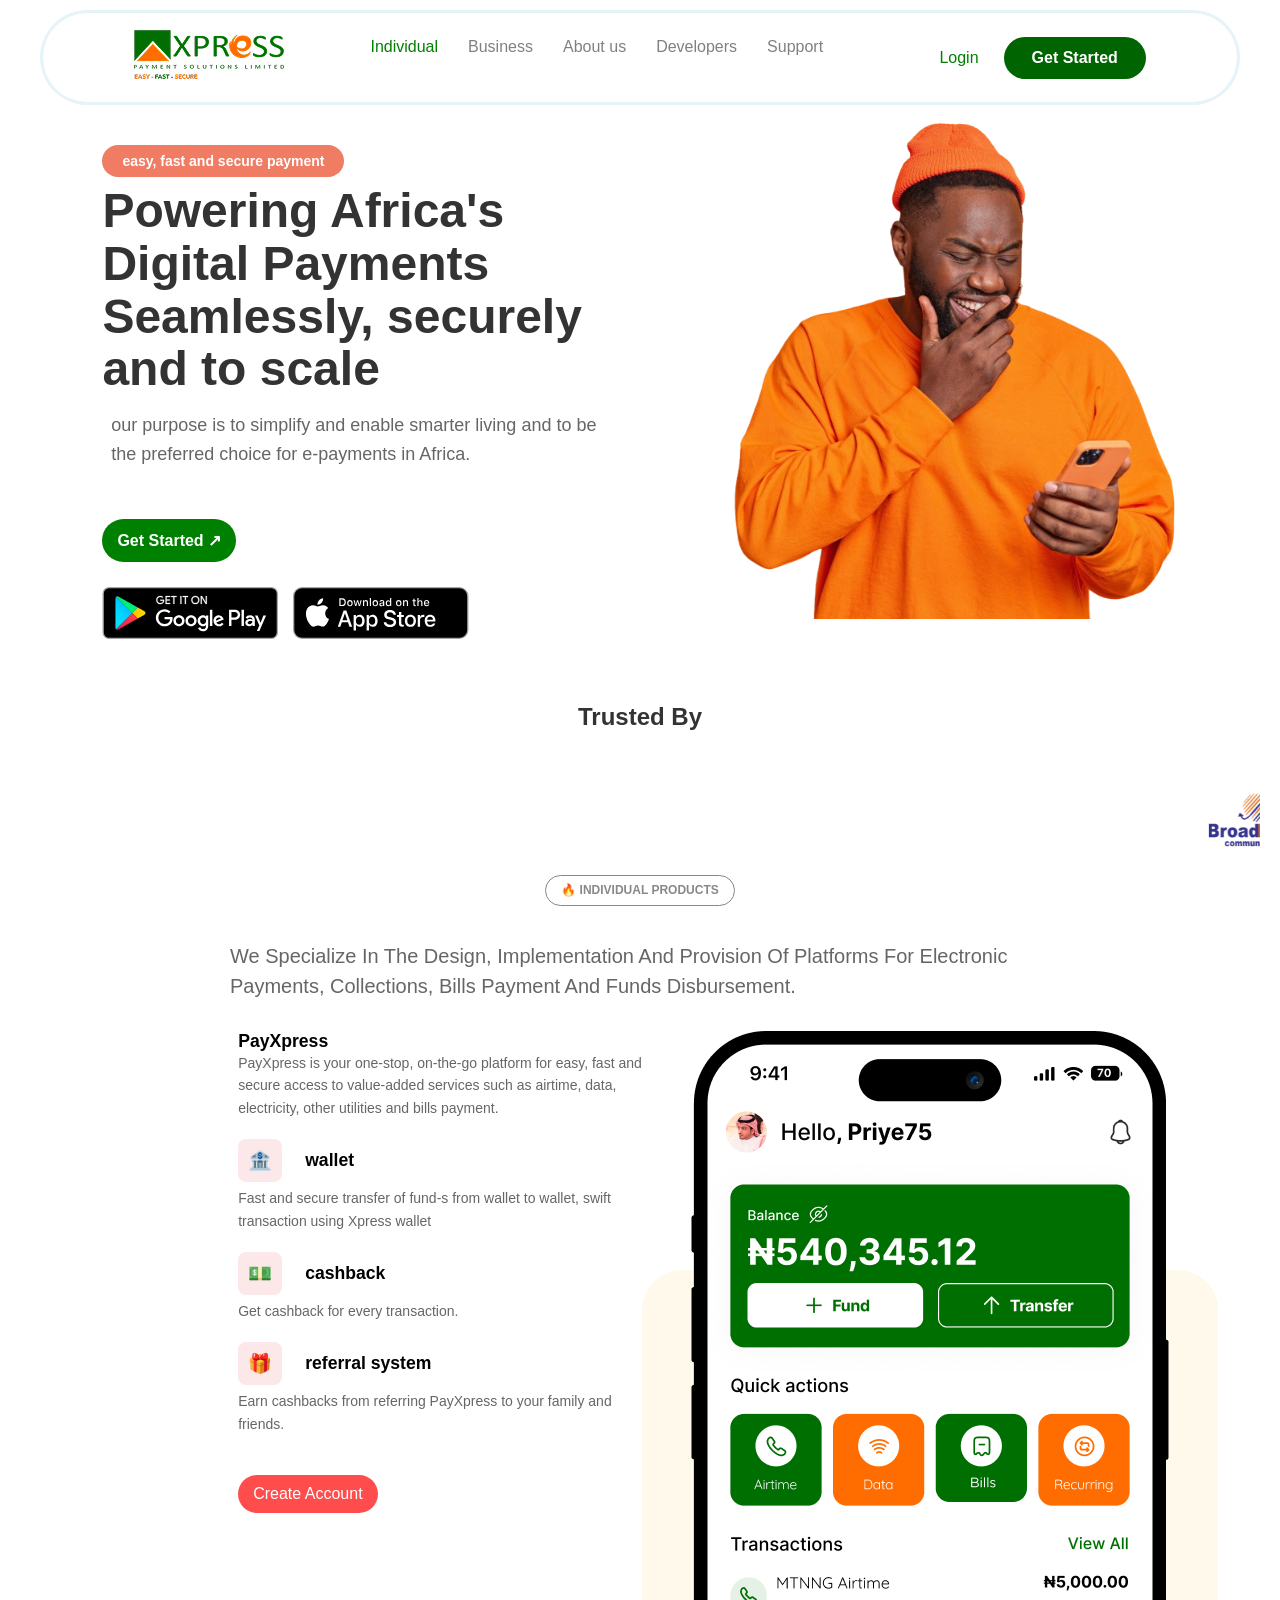
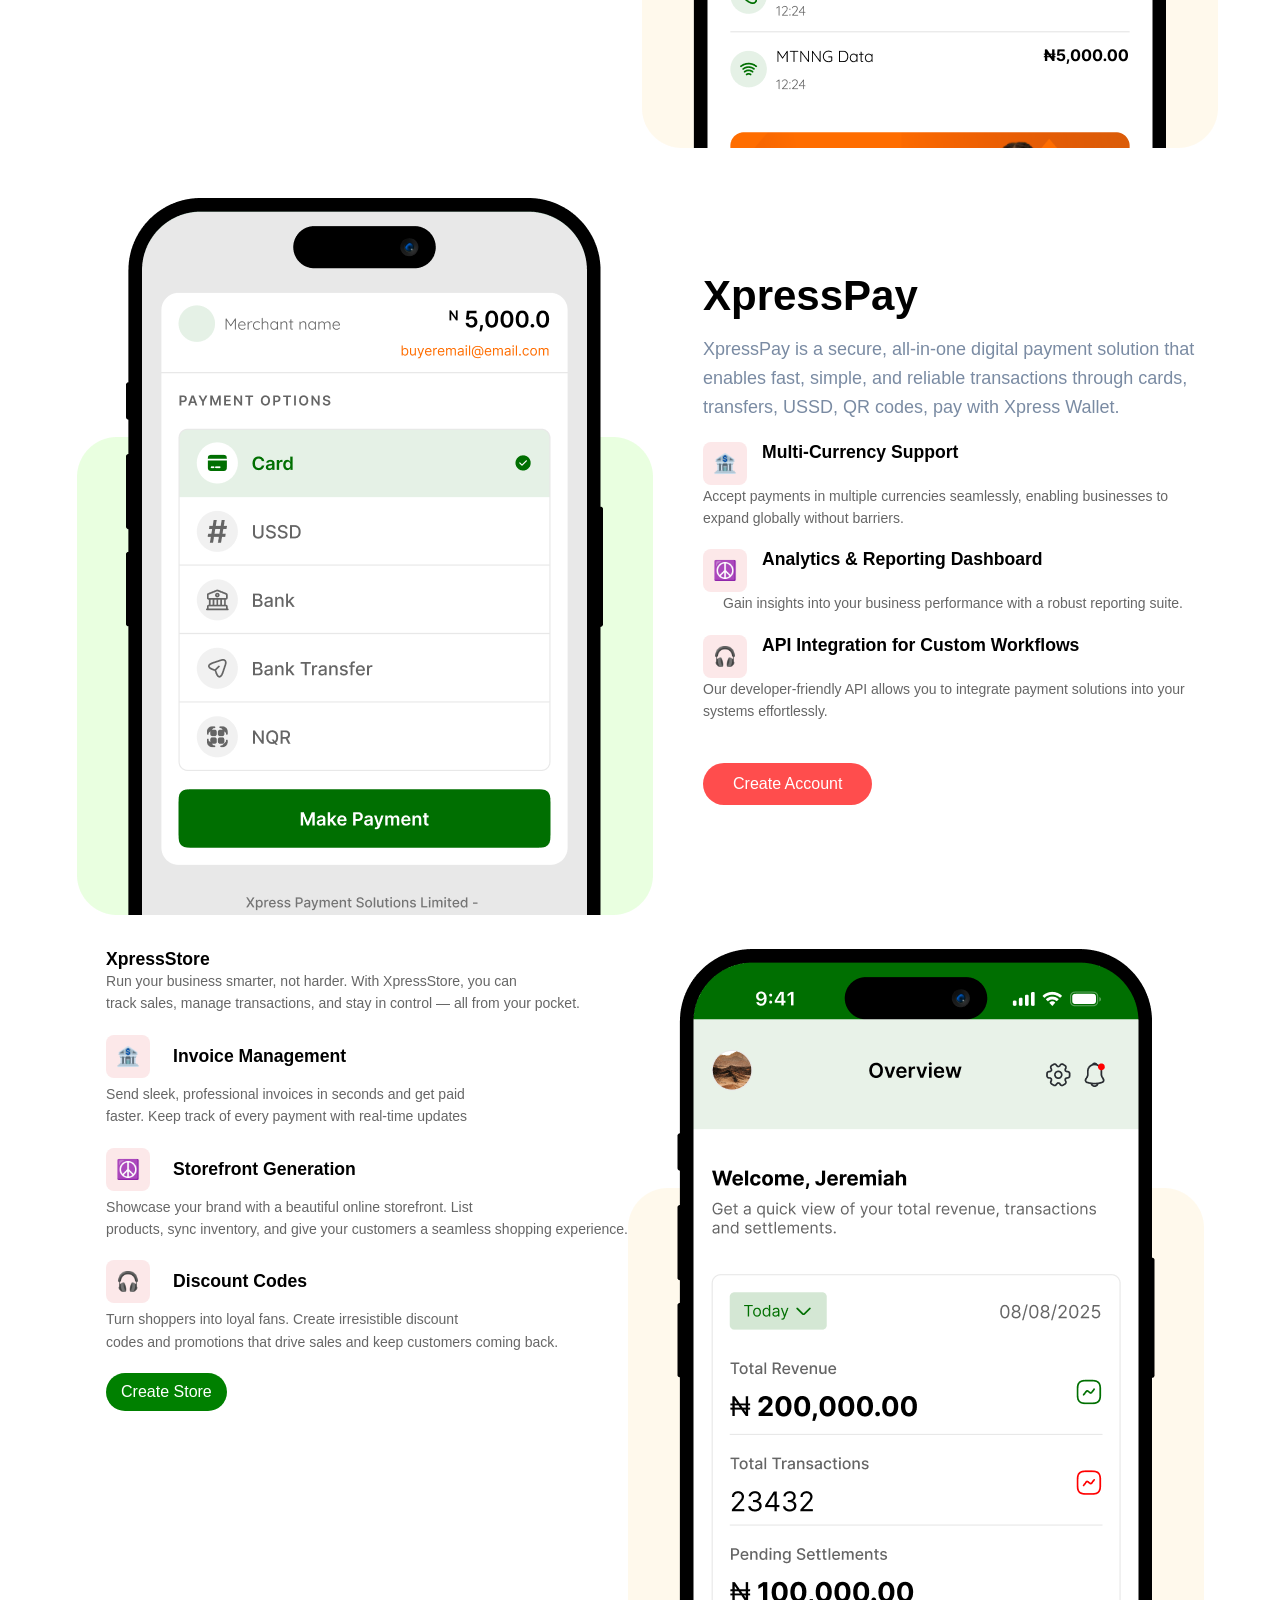
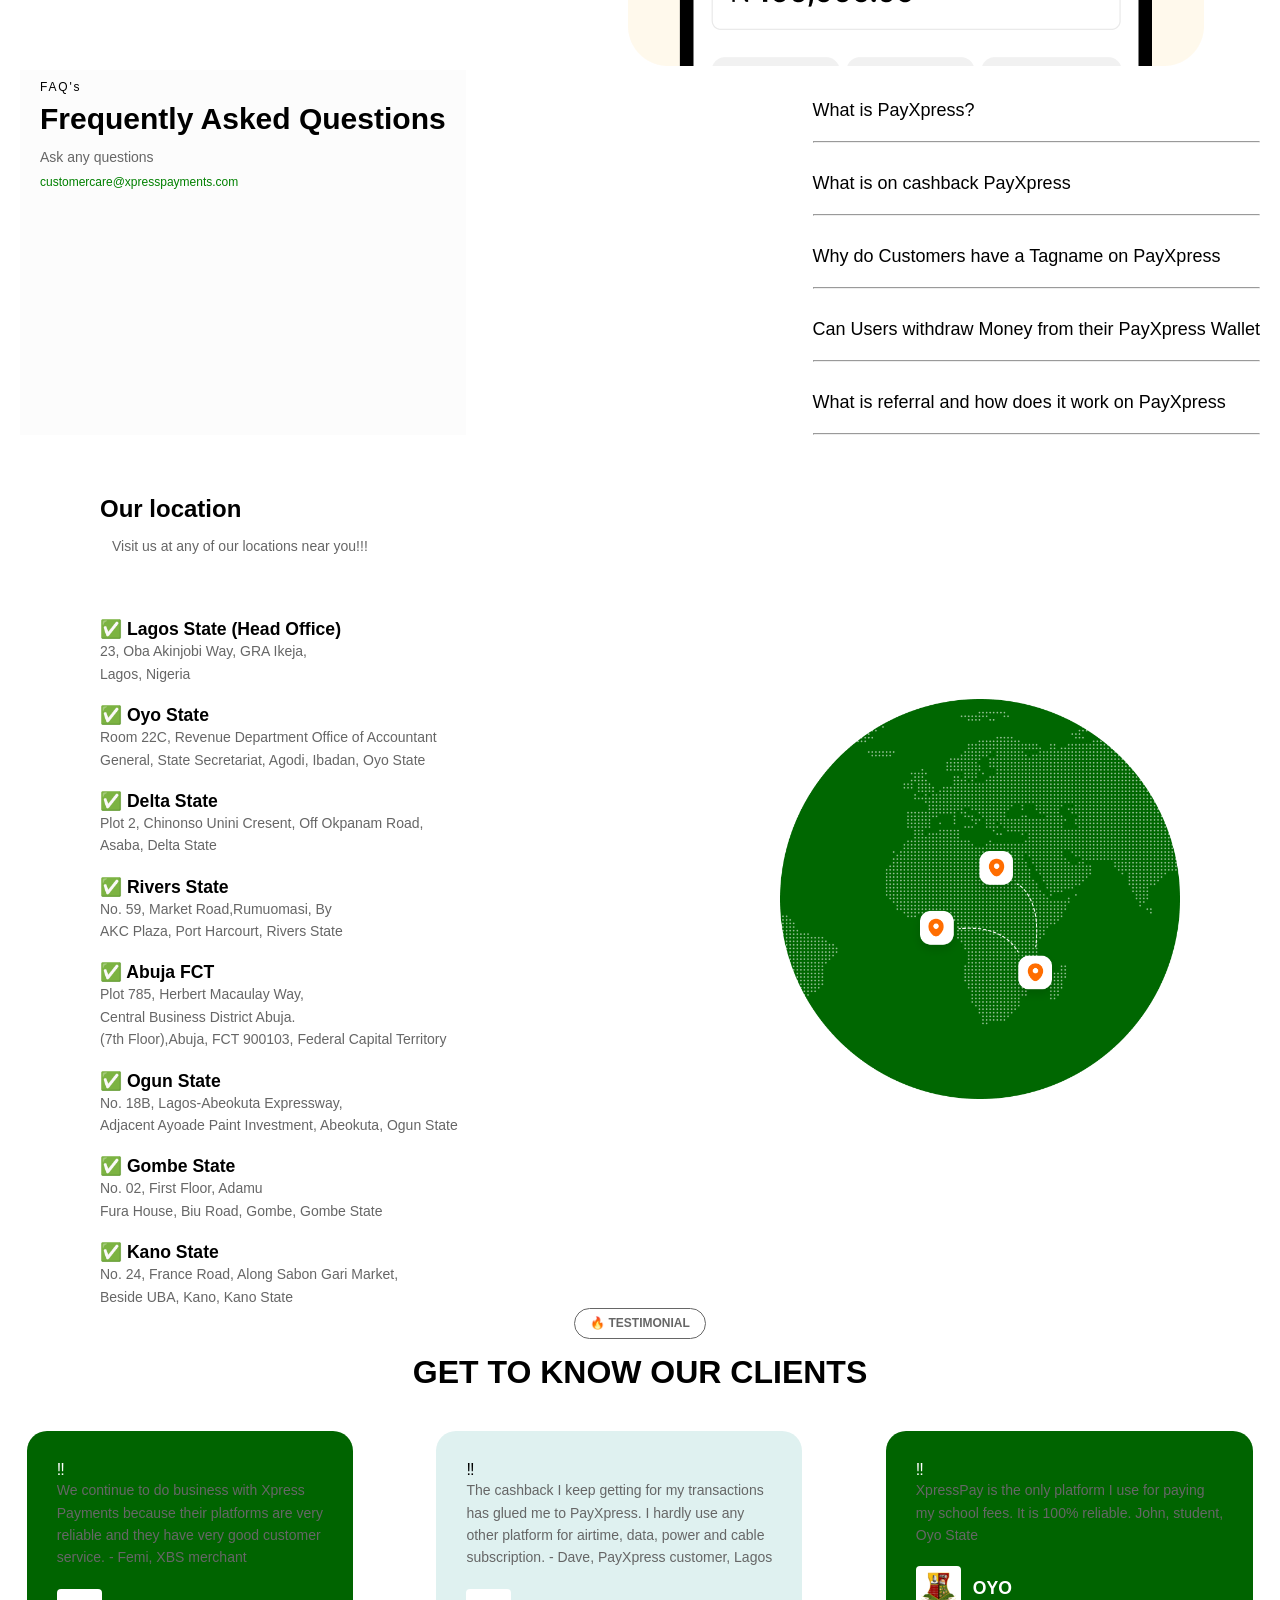
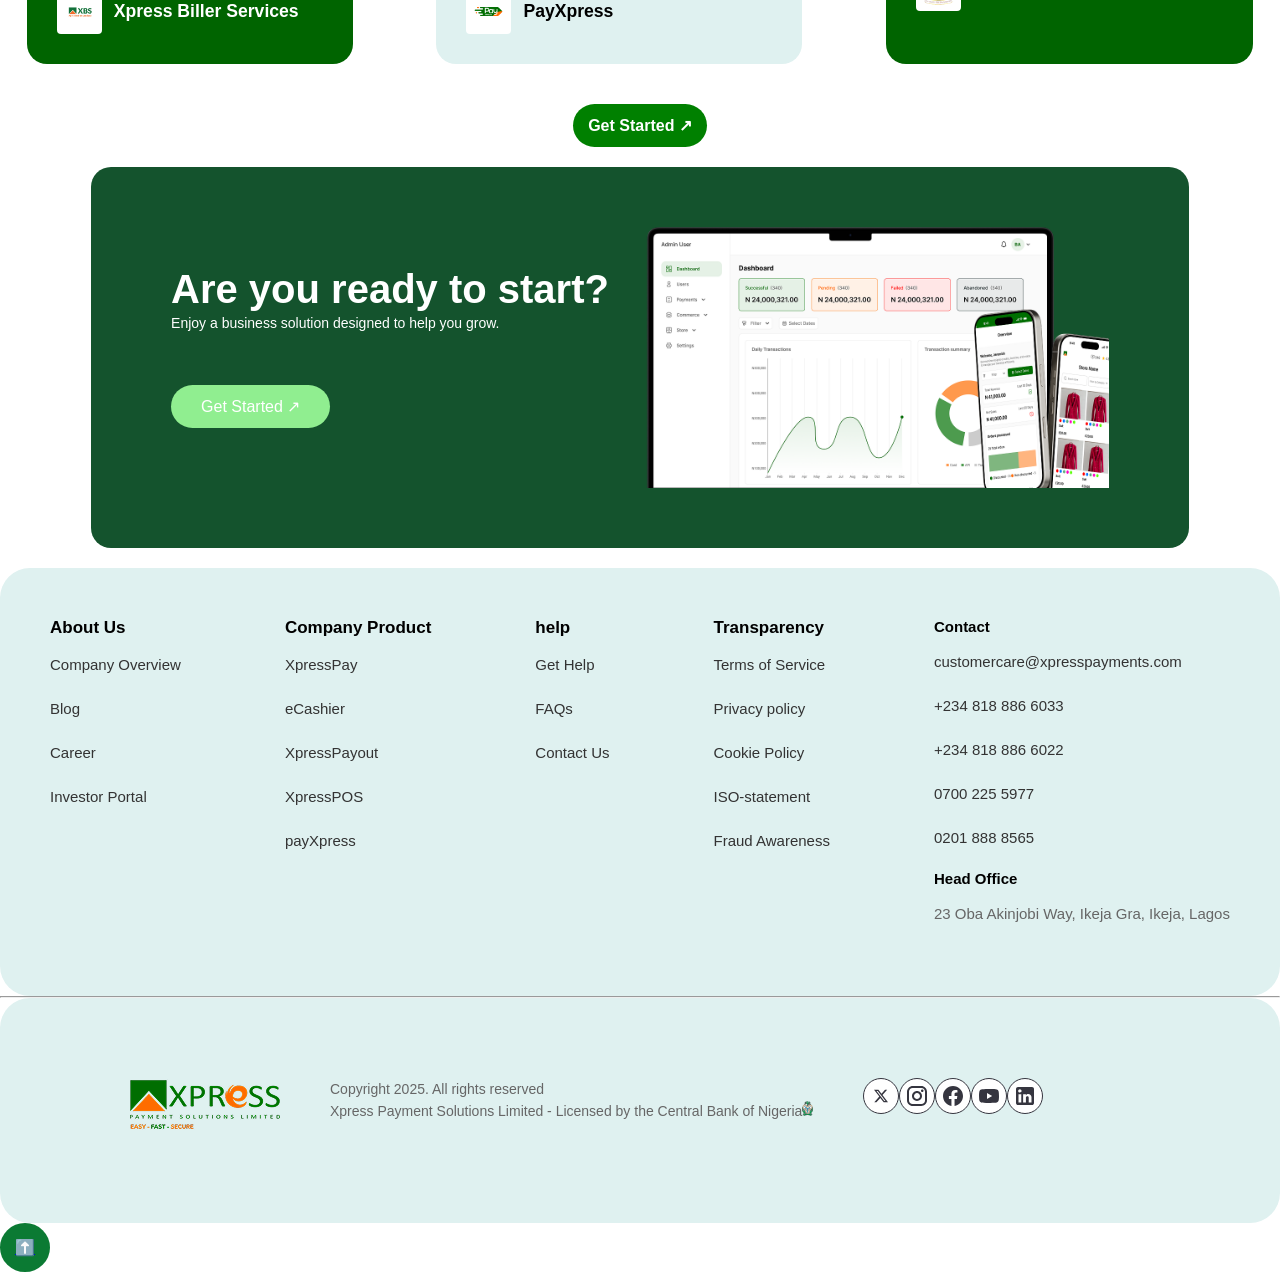
<file: index.html>
<!DOCTYPE html>
<html lang="en">
<head>
    <meta charset="UTF-8">
    <meta name="viewport" content="width=device-width, initial-scale=1.0">
    <title>xpress pay</title>
    <link rel="stylesheet" href="style.css">
</head>
<body>
    <header>
        
        <div class="nav-container">
            <div class="logo">                                                                                                                       
                <img src="xpressLog.png" alt="xpress logo">
            </div>
           <div>  
          <nav class="sticky">
         <ul class="nav-links">
            <li><a href="#" class="active">Individual</a></li>
            <li><a href="#">Business</a></li>
            <li><a href="#">About us</a></li>
            <li class="#"><a href="#">Developers </a></li>
            <li><a href="#">Support</a></li>
              </ul>
            </nav>
           </div>
              <div class="nav-actions">
                <a href="#" class="login-link">Login</a>
                <a href="#" class="btn-get-started">Get Started</a>

             </div>
        </div>
        

    </header>
    <section class="hero">
        <div class="hero-content">
            <span class="orange-badge">easy, fast and secure payment</span>
            <h2>Powering Africa's  Digital Payments Seamlessly, securely  and to scale</h2>
            <p>our purpose is to simplify and enable smarter living and to  be the preferred choice for e-payments in Africa.</p>
            <div class="hero-btns">
                <a href="#" class="btn-primary"> Get Started &nearrow;</a>
                <div class="app-badges"><a href=""><img src="Mobile app store badge google.svg" alt="google store"></a>
                   <a href=""><img src="Mobile app store badge.svg" alt="mobile app store"></a>

                </div> 
                
            </div>

        </div>
        <div class="hero-image">
            <img src="individualimg (1).png" alt="individualimg">

        </div>

    </section>
    <section class="trusted-by">
        <h3>Trusted By</h3>
        <marquee behavior="" direction="">
            <div class="logo-grid">
            <img src="Broadbased 1.svg" alt="Broadbased">
            <img src="crawford 1 - Copy.svg" alt="crawford">
            <img src="Delta-state-logo 1.svg" alt="delta">
            <img src="oyo state svg.svg" alt="oyo">
            <img src="Keystone Bank Limited.svg" alt="Keystone">
            <img src="RCCG svg.svg" alt="RCCG">
            <img src="fountain-university.svg" alt="fountain-university">
        </div>
        </marquee>
        <p class="tagline"> <span>🔥 INDIVIDUAL PRODUCTS</span></p>
            <p class="Description">We Specialize In The Design, Implementation And  Provision Of Platforms For Electronic Payments, Collections, Bills Payment And Funds Disbursement.</p>
            <div class="product-data">
                <div>
                    <h4>PayXpress</h4>
                <p class="narrative">PayXpress is your one-stop, on-the-go platform for easy, fast and <br> secure access to value-added services such as airtime, data, <br> electricity, other utilities and bills payment.</p>
                <div class="feature-header">
            <span class="icon">🏦</span>
            <h4>wallet</h4>
                </div>
                <p>Fast and secure transfer of fund-s from wallet to wallet, swift <br> transaction using Xpress wallet</p>
                <div class="feature-header">
        <span class="icon">💵</span>
        <h4>cashback</h4>
        </div>
        <p>Get cashback for every transaction.</p>
        <div class="feature-header">
            <span class="icon">🎁</span>
            <h4>referral system</h4>
        </div>
                <p>Earn cashbacks from referring PayXpress to your family and <br>friends.</p>
            
            <a href="#" class="btn">Create Account</a>
                </div>
        
        <div class="brand-logo">
            <img src="Frame 121 (1).png" alt="frame 121">
        </div>
            </div>

            <div class="parent-container">
                <div class="brand2-logo">
                <img src="iphonehalf2.png" alt="phone">
               </div>
               <div class="text-content">
                <h5 class="parent-title">XpressPay</h5>
                <p class="parent-description">XpressPay is a secure, all-in-one digital payment solution that enables fast, simple, and reliable transactions through cards, transfers, USSD, QR codes, pay with Xpress Wallet.</p>
                 <div class="feature-icon">
               <span class="icon">🏦</span>
               <h4>Multi-Currency Support</h4>
               </div>
               <p>Accept payments in multiple currencies seamlessly, enabling businesses to expand globally without barriers.</p>
               <div class="feature-icon">
               <span class="icon">☮️</span>
               <h4>Analytics & Reporting Dashboard</h4>
               </div>
               <p>Gain insights into your business performance with a robust reporting suite.</p>
               <div class="feature-icon">
                <span class="icon">🎧</span>
                <h4>API Integration for Custom Workflows</h4>
            </div>
            <p>Our developer-friendly API allows you to integrate payment solutions into your systems effortlessly.</p>
            <a href="#" class="secondary-btn">Create Account</a>
               </div>
            </div>
            <div class="parent-wrapper">
                   <div>  
                    <h4>XpressStore</h4>
                    <p class="narrative">Run your business smarter, not harder. With XpressStore, you can <br> track sales, manage transactions, and stay in control — all from your pocket.</p>
                    <div class="feature-heading">
                    <span class="word-icon">🏦</span>
                    <h4>Invoice Management</h4>
                    </div>
                    <p>Send sleek, professional invoices in seconds and get paid  <br>faster. Keep track of every payment with real-time updates</p>
                    <div class="feature-heading">
                    <span class="word-icon">☮️</span>
                    <h4>Storefront Generation</h4>
                    </div>
                    <p>Showcase your brand with a beautiful online storefront. List <br> products, sync inventory, and give your customers a seamless shopping experience.</p>
                    <div class="feature-heading">
                    <span class="word-icon">🎧</span>
                    <h4>Discount Codes</h4>
                    </div>
                    <p>Turn shoppers into loyal fans. Create irresistible discount <br>codes and promotions that drive sales and keep customers coming back.</p>
                    <a href="#" class="tertiary-btn">Create Store</a>
                </div>
                <div>
                    <img src="Frame 121 (3).png" alt="frame">
                </div>
                
             </div>
             <div class="faq-section-heading">
                <div class="faq-section">
                <h5 class="taq-heading">FAQ's</h5>
                <h2 class="main-title">Frequently Asked Questions</h2>
                <p class="sub-text">Ask any questions</p>
                 <a href="#" class="email-link">customercare@xpresspayments.com</a>
             </div>
             
             <div>
                <div class="underlined-heading">
                <h6>What is PayXpress? </h6> <hr>
                <h6>What is on cashback PayXpress</h6> <hr>
                <h6>Why do Customers have a Tagname on PayXpress</h6> <hr>
                <h6>Can Users withdraw Money from their PayXpress Wallet</h6> <hr>
                <h6>What is referral and how does it work on PayXpress</h6> <hr>
             </div>
            </div>
        </section>
        <div class="location-section">
           <h2>Our location</h2>
           <p>Visit us at any of our locations near you!!!</p>
        </div>
        <div class="main-wrapper">
         <div class="location-list">
            <h4>✅ Lagos State (Head Office) <br> <p>23, Oba   Akinjobi Way, GRA Ikeja, <br>Lagos, Nigeria</p></h4>
            <h4>✅ Oyo State <br> <p>Room 22C, Revenue Department Office of Accountant <br> General, State Secretariat, Agodi, Ibadan, Oyo State</p></h4>
            <h4>✅ Delta State <br> <p>Plot 2, Chinonso Unini Cresent, Off Okpanam Road, <br>Asaba, Delta State</p></h4>
            <h4>✅ Rivers State <br> <p>No. 59, Market Road,Rumuomasi, By <br>AKC Plaza, Port Harcourt, Rivers State</p> </h4>
            <h4>✅ Abuja FCT <br> <p>Plot 785, Herbert Macaulay Way, <br>Central Business District Abuja. <br> (7th Floor),Abuja, FCT 900103, Federal Capital Territory</p></h4>
            <h4>✅ Ogun State <br> <p>No. 18B, Lagos-Abeokuta Expressway,<br> Adjacent Ayoade Paint Investment, Abeokuta, Ogun State</p></h4>
            <h4>✅ Gombe State <br> <p>No. 02, First Floor, Adamu <br>Fura House, Biu Road, Gombe, Gombe State</p></h4>
            <h4>✅ Kano State <br> <p>No. 24, France Road, Along Sabon Gari Market, <br>Beside UBA, Kano, Kano State</p></h4>
     
            </div>
             <div class="Background-logo">
        <img src="Background circle.png" alt="circle">
     </div> 
      </div>
      
        <div class="testimonial-container">
            <p class="tag"> <span> 🔥 TESTIMONIAL</span></p>
            <h1 class="clients-heading">GET TO KNOW OUR CLIENTS</h1>
        </div>
        <div class="card-container">
        <div class="testimonial-card">
            <span class="qoutation-icon">‼️</span>
             <p>We continue to do business with Xpress <br> Payments because their platforms are very <br>reliable and they have very good customer <br>service. - Femi, XBS merchant</p>
             <div class="card-footer">
                <div class="logo-square">
                 <img src="XBS.png" alt="XBS">
                </div>
                  <h4>Xpress Biller Services</h4>
             </div>
             </div>
             <div class="customer-card">
                <span class="qoutation-icon">‼️</span>
                <p>The cashback I keep getting for my transactions <br> has glued me to PayXpress. I hardly use any <br>other platform for airtime, data, power and cable <br>subscription. - Dave, PayXpress customer, Lagos</p>
                <div class="card-footer">
                    <div class="logo-square">
                        <img src="payxpress (1).png" alt="payxpress">
                    </div>
                    <h4>PayXpress</h4>
                </div>
                  </div>
                  <div class="merchant-card">
                    <span class="qoutation-icon">‼️</span>
                    <p>XpressPay is the only platform I use for paying <br> my school fees. It is 100% reliable. John, student, <br> Oyo State</p>
                    <div class="card-footer">
                        <div class="logo-square">
                            <img src="oyo state svg.svg" alt="OYO">
                         </div>
                        <h4>OYO</h4>
                    </div>
                       </div>
                    </div>
                       <div class="button-wrapper">
                      <a href="#" class="btn-primary"> Get Started &nearrow;</a>
                      </div>

                      <div class="rts-container">
                        <div class="rts-content">
                        <h1>Are you ready to start?</h1>
                        <p>Enjoy a business solution designed to help you grow.</p>
                        <div class="rts-button">
                         <a href="#" class="rts-primary">Get Started &nearrow;</a>
                        </div>
                        </div>
                       <div class="rts-image">
                         <img src="macbook.png" alt="macbook">
                        </div>
                      </div>
                      <section class="site-footer">
                        <div class="about-us">
                        <h1>About Us</h1>
                         <p><a href="#">Company Overview</a></p>
                          <p><a href="#">Blog</a></p>
                          <p><a href="#">Career</a></p>
                          <p><a href="#">Investor Portal</a></p>
                        </div>
                        <div class="company-product">
                         <h1>Company Product</h1>
                         <p><a href="#">XpressPay</a></p>
                         <p><a href="#">eCashier</a></p>
                         <p><a href="#">XpressPayout</a></p>
                         <p><a href="#">XpressPOS</a></p>
                         <p><a href="#">payXpress</a></p>
                        </div>
                        <div class="site-help">
                         <h1>help</h1>
                         <p><a href="#">Get Help</a></p>
                         <p><a href="#">FAQs</a></p>
                         <p><a href="#">Contact Us</a></p>
                        </div>
                        <div class="site-trans">
                         <h1>Transparency</h1>
                         <p><a href="#">Terms of Service</a></p>
                         <p><a href="#">Privacy policy</a></p>
                         <p><a href="#">Cookie Policy</a></p>
                         <p><a href="#">ISO-statement</a></p>
                         <p><a href="#">Fraud Awareness</a></p>
                        </div>
                        <div class="site-contact">
                         <h1>Contact</h1>
                         <p><a href="#" class="site-link">customercare@xpresspayments.com</a></p>
                          <p><a href="#">+234 818 886 6033</a></p>
                          <p><a href="#">+234 818 886 6022</a></p>
                          <p><a href="#">0700 225 5977</a></li></p>
                          <p><a href="#">0201 888 8565</a></p>
                          <h1>Head Office</h1>
                          <p>23 Oba Akinjobi Way, Ikeja Gra, Ikeja, Lagos</p>
                        </div>
                        
                      </section> 
                          <hr>
                     <footer class="work-footer">
                        <div class="page-footer">
                    <div class="logo">                                                                                                                       
                      <img src="xpressLog.png" alt="xpress logo">
                     </div>
                     <div class="intro-text">
                     <p>Copyright 2025. All rights reserved <br>
                     <span>Xpress Payment Solutions Limited - Licensed by the Central Bank of Nigeria<img src="cbn.svg" alt=""></span></p>
                     </div>
                     <div class="app-socials">
                        <a href="#"><img src="twitter.svg" alt="twitter"></a>
                        <a href="#"><img src="instagram.svg" alt="instagram"></a>
                        <a href="#"><img src="facebook.svg" alt="facebook"></a>
                        <a href="#"><img src="youtube.svg" alt="youtube"></a>
                        <a href="#"><img src="linkedin.svg" alt="linkedin"></a>
                     </div>
                        </div>
                    </footer>
                    <a href="#" class="fixed">⬆️</a>
                       
                      
    </body>
</html>
</file>
<file: style.css>
*{
    margin: 0;
    padding: 0;
    box-sizing: border-box;
    font-family: arial;
    /* background-color: papayawhip; */

}
header {
    width: 100%;
    color: #ffffff;
    padding: 10px 0;
    position: sticky;
    z-index: 1000;
    top: 0;
    position: sticky;
}
.logo{
    font-size: 22px;
    font-weight: bold;
    
}
.nav-links{
    background-color: #ffffff;
    display: flex;
    text-decoration: none;
    list-style: none;
    gap: 30px;
    align-items: center;
    margin: 0;
    padding: 10px 32px;

}
.nav-links li a{
    text-decoration: none;
    color: gray;

}

.nav-container{
    display: flex;
    justify-content: space-around;
    background-color: #ffffff;
    text-align: center;
    width: 100%;
    padding: 15px 5%;
    max-width: 1200px;
    margin:auto;
    box-sizing: border-box;
    border-radius: 50px;
    box-shadow: rgba(173, 216, 230, 0.5);
    border: 3px solid rgba(173, 216, 230, 0.3);
}
.btn-get-started{
    background-color: darkgreen;
    color: #ffffff;
    text-decoration: none;
    padding: 12px 28px;
    border-radius: 30px;
    display: inline-block;
    font-weight: bold;
}
.hero h1{
background-color: #ff5733;
color: white;
border-radius: 50px;
padding: 8px 20px;
display: inline-block;
margin-bottom: 20px;
font-size: 14px;
font-weight: 600;
}
.hero h2{
    font-size: 55px;
    font-weight: 700;

}
.hero h5{
    color: #7d8a99;
    font-size: 18px;
    font-weight: 100;
}

.btn-get-started:hover{
    background-color: #ff5733;
}
.nav-links a{
    text-decoration: none;
    color: #333;
    font-weight: 500;
}
.nav-actions{
    display: flex;
    align-items: center;
    gap: 25px;
    margin-left: 30px;

}
.login-link{
    text-decoration: none;
    color: green;
    font-weight: 500;
}
.hero{
    display: flex;
    align-items: flex-start;
    justify-content: space-between;
    padding: 0 8% ;
    gap: 40px;
    min-width: 80vh;
}
.hero-content{
    display: flex;
    flex-direction: column;
    align-items: flex-start;
    flex: 1;
}
.orange-badge {
    background-color: #f07c63;
    color: white;
    padding: 8px 20px;
    border-radius: 50px;
    font-size: 14px;
    font-weight: 600;
    margin-top: 30px;
    display: inline-block;
    width: auto;
    margin-bottom: 8px;
}
.hero-content h2{
    font-size: 48px;
    line-height: 1.1;
    color: #333;
    margin-bottom: 15px;
    margin-top: 0;
}
.hero-content p{
    font-size: 18px;
    color: #666;
    line-height: 1.6;
    max-width: 500px;
    margin-bottom: 30px;
    font-weight: 400;

}
.btn-primary{
    background-color: green;
    color: white;
    padding: 12px 15px;
    border-radius: 50px;
    text-decoration: none;
    font-weight: 600;
    font-size: 16px;
    display: inline-flex;
    align-items: center;
    gap: 6px;
    margin-top: 20px;
}
.btn-primary:hover{
    background-color: #a01414;
}
.app-badges{
    display: flex;
    gap: 15px;
    margin-top: 25px;
    align-items: center;
}
.hero-image{
    flex: 1;
    display: flex;
    justify-content: flex-end;
    align-items: center;
}
.hero-image img{
    max-width: 450px;
    height: auto;
    border-radius: 20px;
}
.nav-links .active{
    color: green;
}
.trusted-by{
    padding: 60px 20px;
    text-align: center;
}
.trusted-by h3{
    font-size: 24px;
    color: #333;
    margin-bottom: 40px;
}
.logo-grid{
    display: flex;
    justify-content: center;
    align-items: center;
    gap: 50px;
}
.tagline{
    font-size: 12px;
    font-weight: bold;
    color: #888;
    margin-bottom: 15px;
    display: inline-block;
    border: 1px solid;
    padding: 5px 15px;
    border-radius: 20px;
}
.feature-header{
    display: flex;
    align-items: center;
    gap: 8px;
    margin-bottom: 5px;
}

.icon{
  padding: 10px;
  border-radius: 8px;
  margin-right: 15px;
  justify-content: center;
  font-size: 1.2rem;
  display: flex;
  background-color: #fce8e9;
  }

  h4{
    margin: 0;
    font-size: 1.1rem;
    font-weight: 600;
    text-align: left;
  }

  p{
    font-size: 14px;
    color: #666;
    line-height: 1.6;
    max-width: 700px;
    margin: 0 auto;
    margin-bottom: 20px;
    font-weight: 400;
    text-align: left;
  }

  .Description{
    font-size: 18px;
    font-weight: 400;
    margin: 20px auto;
    color: #666;
    line-height: 1.5;
    font-size: 1.25rem;
    max-width: 820px;
    margin-bottom: 30px;
}


/* .feature-items p{
    margin-bottom: 20px;
    color: #777;
    gap: 15px;
    display: flex;
    align-items: center;
    margin-bottom: 20px;
} */
 .btn{
    display: inline-block;
    margin-top: 20px;
    margin-bottom: 20px;
    background: #ff4d4d;
    color: white;
    border-radius: 30px;
    text-decoration: none;
     padding: 10px 15px;
    text-align: left;
}




.brand-logo{
     max-width: 400px;
    height: auto;
    width: 40%;
    display: flex;

   
}
.product-data{
    display: flex;
    text-align: left;
    margin-top: auto;
    justify-content: center;
    
}
.parent-container{
    display: flex;
    flex-direction: row;
    align-items: center;
    gap: 50px;
    padding-top: 50px;
    justify-content: center;

}
.text-content{
    display: flex;
    flex-direction: column;
    max-width: 500px;
    margin-top: -20px;
    

}
.parent-title{
    color: black;
    font-size: 42px;
    font-weight: 700;
    margin-bottom: 15px;
    display: flex;
}
.parent-description{
    color: #7a8ba3;
    font-size: 18px;
    line-height: 1.6;

}
.feature-icon{
    display: flex;
}
.secondary-btn{
    display: inline-flex;
    margin-top: 20px;
    margin-bottom: 20px;
    background: #ff4d4d;
    color: white;
    border-radius: 50px;
    text-decoration: none;
     padding: 12px 30px;
    text-align: left;
    width: fit-content;
}
.parent-wrapper{
    display: flex;
    margin-top: 30px;
    margin-left: 30px;
    justify-content: center;
}


.word-icon{
    display: flex;
    padding: 10px;
  border-radius: 8px;
  margin-right: 15px;
  justify-content: center;
  font-size: 1.2rem;
  width: fit-content;
  background-color: #fce8e9;
}
.tertiary-btn{
    display: flex;
    margin-top: 20px;
    margin-bottom: 20px;
    background: green;
    color: white;
    border-radius: 30px;
    text-decoration: none;
     padding: 10px 15px;
    text-align: left;
    width: fit-content;
}
.feature-heading{
    display: flex;
    align-items: center;
    gap: 8px;
    margin-bottom: 5px
}
.faq-section{
    padding: 10px 20px;
    background-color: #fcfcfc;
    text-align: left;

    
    
}
.taq-heading{
    font-size: 12px;
    font-weight: 500;
    margin-bottom: 8px;
    letter-spacing: 0.15em;
}
.main-title{
    font-size: 30px;
    color: black;
    margin-bottom: 10px;
}
.sub-text{
    font-size: 14px;
    font-weight: 400;
    text-align: left;
    color: #666;
    text-decoration: none;
    display: inline-block;
    margin-bottom: 0;
    line-height: 1.6;
    max-width: 700px;
}
.email-link{
    font-size: 12px;
    display: flex;
    color: green;
    text-decoration:none ;
    margin-top: 5px;
    font-weight: 100;
    line-height: 1.6;
    max-width: 300;
}
.faq-section-heading{
    display: flex;
    justify-content: space-between;
    
}
    
.underlined-heading h6{
     font-size: 18px;
     justify-content: space-between;
     margin-top: 10px;
     width: fit-content;
    font-weight: 400;
    color: black;
    padding: 20px 0;
    cursor: pointer;
}
.underlined-heading{
    display: flex;
    flex-direction: column;
    width: 100%;
}
h6:hover{
    text-decoration: underline;
}
.location-section{
    display: flex;
    flex-direction: column;
    margin-bottom: 30px;
    margin-right: 100px;
    margin-left: 100px;
    
}
.location-list{
    margin-right: 20px;
}
.location-section p{
    display: block;
    margin: 12px;

    
}
.location-list h4{
    margin-top: 20px;
    margin-bottom: auto;
    margin-right: auto;
}

.location-list p{
    display: flex;
    margin: 0;   
}

.Background-logo img{
     width: 400px;
     height: auto;
     margin-top: 100px;
}
.main-wrapper{
    display: flex;
      margin-right: 100px;
    margin-left: 100px;
    justify-content: space-between;
}
.tag{
   font-size: 12px;
    font-weight: bold;
    text-align: center;
    margin-bottom: 15px;
    width: fit-content;
    border: 1px solid;
    padding: 5px 15px;
    border-radius: 20px;

}
.clients-heading{
    justify-content: center;
    display: flex;
}
.card-footer{
    display: flex;
    align-items: center;
    gap: 12px;
}
.logo-square{
    width: 45px;
    height: 45px;
    background-color: #ffffff;
    padding: 5px;
    display: flex;
    justify-content: center;
    align-items: center;
    border-radius: 4px;
}
.logo-square img{
    max-width: 100%;
    height: auto;
}
.testimonial-card p{
    text-align: left;
    margin-left: 0;
}
.qoutation-icon{
    display: flex;
    align-items: center;
}
.testimonial-card{
    background-color: darkgreen;
    padding: 30px;
    border-radius: 20px;
    color: white;
    width: fit-content;
      margin-right: auto;
    margin-left: auto;
}
.customer-card{
    background-color: #dff1f0;
    padding: 30px;
    border-radius: 20px;
    color: black;
    width: fit-content;
    box-shadow: rgba(173, 216, 230, 0.3);
      margin-right: auto;
    margin-left: auto;
}
.customer-card p{
    text-align: left;
    margin-left: 0
}
.card-container{
    display: flex;
    gap: 30px;
    margin-top: 40px;
    margin-right: auto;
    margin-left: auto;
    

}
.merchant-card{
    background-color: darkgreen;
    padding: 30px;
    border-radius: 20px;
    color: white;
    width: fit-content;
    margin-right: auto;
    margin-left: auto;
}
.button-wrapper{
    display: flex;
    justify-content: center;
    margin-top: 20px;
}
.rts-container{
    background-color: #14532d;
    display: flex;
    width: fit-content;
    margin-top: 30px;
    margin: 20px;
    padding: 60px 80px;
    border-radius: 20px;
    justify-content: space-between;
    align-items: center;
    margin-right: auto;
    margin-left: auto;
    
}
.rts-image img{
    width: 500px;
    justify-content: right;
    display: flex;
}
.rts-container h1{
     color: white;
     font-size: 2.5rem;
}
.rts-container p{
    color: #ffffff;
    margin-bottom: 30px;

}
.rts-primary{
  display: inline-flex;
    margin-top: 20px;
    margin-bottom: 20px;
    margin-right: 0;
    margin-left: 0;
    background: lightgreen;
    color: white;
    border-radius: 50px;
    text-decoration: none;
     padding: 12px 30px;
    text-align: left;
    width: fit-content;
}
.rts-primary:hover{
    background-color: white;
}
.site-footer{
    display: flex;
    gap: 30px;
    background-color: #dff1f0;
    margin-top: 20px;
    padding: 50px;
    border-radius: 30px;
    text-decoration: none;
    justify-content: space-between;
}
.site-footer h1{
    font-size: 17px;
    margin-bottom: 15px;
    gap: 15%;
}

p a{
    text-decoration: none;
    color: #333;
    font-size: 15px;
    gap: 20px;
    gap: 20px;
}
.site-contact h1{
    font-size: 15px;
}
.site-contact p{
    font-size: 15px;
    
}
.cbn-img{
    display: flex;
    margin-left: 0;
}
.work-footer{
    background-color: #dff1f0;
    border-radius: 30px;
    padding: 50px;
    display: flex;
    justify-content: space-between;
}
.app-socials{
    display: flex;
    justify-content: space-between;
}
.page-footer{
    justify-content: space-between;
    display: flex;
    gap: 50px;
    margin-left: 50px;
    margin-right: 50px;
    padding: 30px;
    
}


.fixed{
    width: 30px;

    padding: 20px;
    border-radius: 50%;
    padding: 15px;
    background-color: #0b7a33;
    display: flex;
    width: fit-content;
    
    

}
</file>
